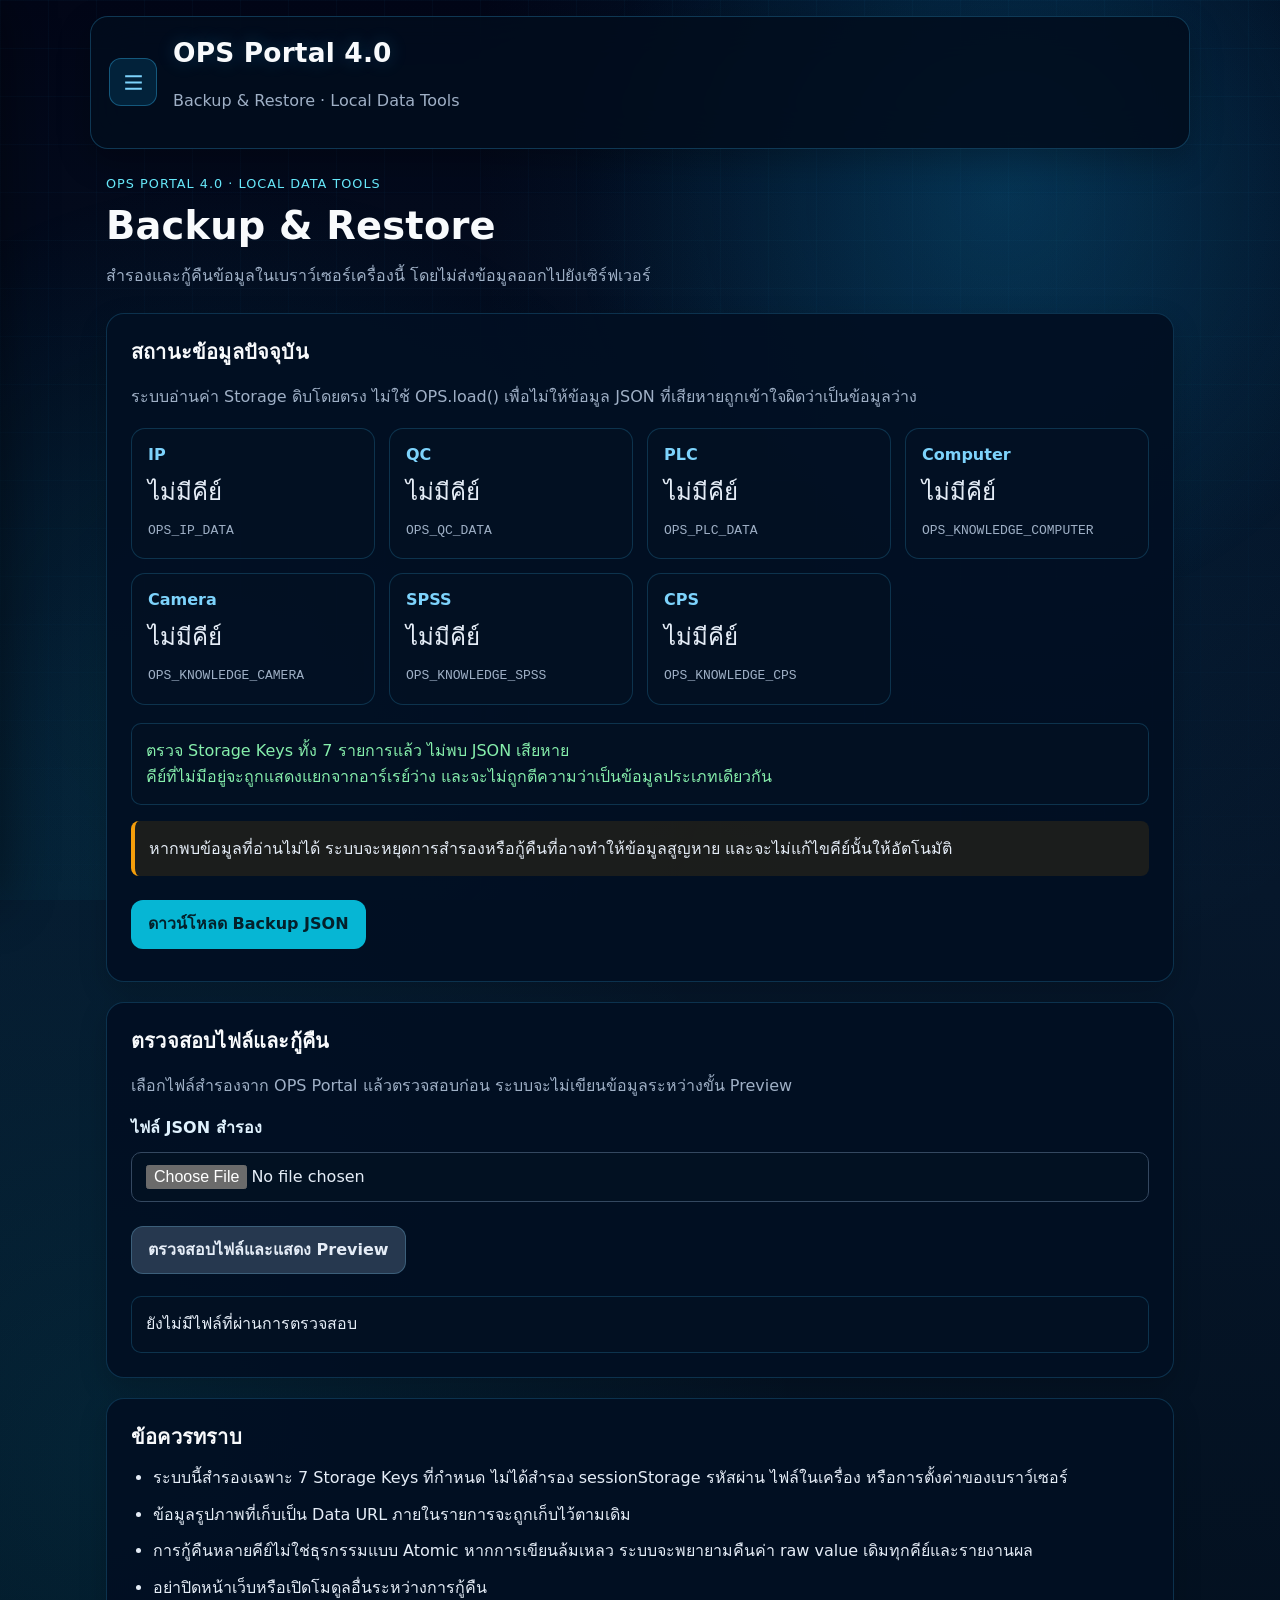
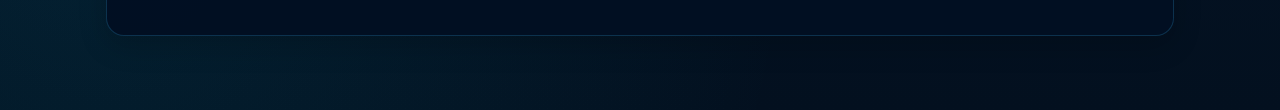
<file: backup.html>
<!DOCTYPE html>
<html lang="th">
<head>
  <meta charset="UTF-8">
  <meta name="viewport" content="width=device-width, initial-scale=1.0">
  <meta name="color-scheme" content="dark">
  <title>OPS Portal 4.0 | Backup &amp; Restore</title>
  <link rel="stylesheet" href="./components/style.css">
  <style>
    /* BACKUP PAGE — ISOLATED LAYOUT */
    .br-page,
    .br-page * {
      box-sizing: border-box;
    }
    .br-page {
      width: 100%;
      min-width: 0;
      color: #e5edf7;
      overflow-wrap: anywhere;
    }
    .br-page .br-topbar {
      display: flex;
      align-items: center;
      gap: 16px;
      width: calc(100% - 32px);
      max-width: 1100px;
      margin: 16px auto 0;
      padding: 18px;
      border: 1px solid rgba(56,189,248,.2);
      border-radius: 18px;
      background: rgba(3,18,35,.88);
    }
    .br-page .br-menu-btn {
      flex: 0 0 48px;
      width: 48px;
      height: 48px;
      padding: 0;
      display: flex;
      align-items: center;
      justify-content: center;
      border: 1px solid rgba(56,189,248,.35);
      border-radius: 12px;
      background: rgba(14,165,233,.15);
      color: #7dd3fc;
      box-shadow: none;
      transform: none;
    }
    .br-page .br-menu-btn:hover {
      transform: none;
    }
    .br-page .br-menu-btn svg {
      width: 25px;
      height: 25px;
      fill: none;
      stroke: currentColor;
      stroke-width: 2;
    }
    .br-page .br-top-title {
      min-width: 0;
      margin: 0;
      color: #f8fafc;
      font-size: clamp(1.2rem, 4vw, 1.65rem);
      line-height: 1.35;
      overflow-wrap: anywhere;
    }
    .br-page .br-wrap {
      width: 100%;
      max-width: 1100px;
      margin: 0 auto;
      padding: 24px 16px 56px;
    }
    .br-page .br-eyebrow {
      margin: 0 0 8px;
      color: #67e8f9;
      font-size: .8rem;
      letter-spacing: .08em;
    }
    .br-page .br-heading {
      margin: 0 0 12px;
      color: #f8fafc;
      font-size: clamp(1.7rem, 5vw, 2.4rem);
      line-height: 1.25;
      overflow-wrap: anywhere;
    }
    .br-page .br-muted {
      color: #9fb0c6;
      line-height: 1.7;
    }
    .br-page .br-intro {
      margin: 0 0 24px;
    }
    .br-page .br-panel {
      display: block;
      width: 100%;
      min-width: 0;
      margin: 0 0 20px;
      padding: clamp(16px, 3vw, 24px);
      border: 1px solid rgba(56,189,248,.2);
      border-radius: 18px;
      background: rgba(2,15,35,.94);
      box-shadow: 0 10px 28px rgba(0,0,0,.18);
      overflow: hidden;
    }
    .br-page .br-panel h2 {
      margin: 0 0 12px;
      color: #f8fafc;
      font-size: 1.25rem;
      line-height: 1.45;
    }
    .br-page .br-panel h3 {
      margin: 20px 0 12px;
      color: #f8fafc;
      font-size: 1.1rem;
    }
    .br-page .br-panel p {
      line-height: 1.7;
    }
    .br-page .br-grid {
      display: grid;
      grid-template-columns: repeat( auto-fit, minmax(min(100%, 200px), 1fr) );
      gap: 14px;
      width: 100%;
      margin: 18px 0;
    }
    .br-page .br-stat {
      min-width: 0;
      padding: 16px;
      border: 1px solid rgba(56,189,248,.2);
      border-radius: 14px;
      background: rgba(3,18,35,.72);
      overflow-wrap: anywhere;
    }
    .br-page .br-stat strong {
      color: #7dd3fc;
    }
    .br-page .br-stat code,
    .br-page code {
      white-space: normal;
      overflow-wrap: anywhere;
      word-break: break-word;
    }
    .br-page .br-btn {
      display: inline-flex;
      align-items: center;
      justify-content: center;
      max-width: 100%;
      min-height: 46px;
      margin: 8px 8px 8px 0;
      padding: 12px 16px;
      border: 1px solid transparent;
      border-radius: 12px;
      font: inherit;
      font-weight: 700;
      line-height: 1.4;
      text-align: center;
      white-space: normal;
      overflow-wrap: anywhere;
      cursor: pointer;
      box-shadow: none;
      transform: none;
      transition: filter .2s;
    }
    .br-page .br-btn:hover:not(:disabled) {
      filter: brightness(1.12);
      transform: none;
    }
    .br-page .br-primary {
      background: #06b6d4;
      color: #04202a;
    }
    .br-page .br-secondary {
      background: #26384f;
      color: #e5edf7;
      border-color: rgba(125,211,252,.25);
    }
    .br-page .br-danger {
      background: #b91c1c;
      color: #fff;
    }
    .br-page .br-btn:disabled {
      opacity: .45;
      cursor: not-allowed;
    }
    .br-page .br-file {
      display: block;
      width: 100%;
      max-width: 100%;
      min-width: 0;
      margin: 12px 0 16px;
      padding: 12px;
      border: 1px solid #344860 !important;
      border-radius: 10px !important;
      background: rgba(3,18,35,.8) !important;
      color: #e5edf7 !important;
      font: inherit;
    }
    .br-page .br-check {
      flex: 0 0 18px;
      width: 18px !important;
      height: 18px;
      margin: 3px 0 0;
      padding: 0 !important;
      accent-color: #06b6d4;
    }
    .br-page .br-restore-confirm {
      display: flex;
      align-items: flex-start;
      gap: 10px;
      margin: 16px 0;
      line-height: 1.6;
    }
    .br-page .br-status {
      width: 100%;
      min-width: 0;
      margin-top: 14px;
      padding: 14px;
      border: 1px solid rgba(56,189,248,.2);
      border-radius: 10px;
      background: rgba(3,18,35,.8);
      color: #e5edf7;
      white-space: pre-wrap;
      overflow-wrap: anywhere;
      line-height: 1.65;
    }
    .br-page .br-good {
      color: #86efac;
    }
    .br-page .br-bad {
      color: #fca5a5;
    }
    .br-page .br-warning {
      margin: 16px 0;
      padding: 14px;
      border-left: 4px solid #f59e0b;
      border-radius: 8px;
      background: rgba(120,77,8,.22);
      line-height: 1.7;
      overflow-wrap: anywhere;
    }
    .br-page .br-table-wrap {
      width: 100%;
      max-width: 100%;
      margin-top: 12px;
      overflow-x: auto;
      -webkit-overflow-scrolling: touch;
      border: 1px solid rgba(125,211,252,.15);
      border-radius: 10px;
    }
    /* Override global table/tr/td styles only inside Backup. */
    .br-page .br-table-wrap table {
      width: 100%;
      min-width: 560px;
      margin: 0;
      border-collapse: collapse;
      border-spacing: 0;
      table-layout: auto;
    }
    .br-page .br-table-wrap thead,
    .br-page .br-table-wrap tbody,
    .br-page .br-table-wrap tr {
      background: transparent;
    }
    .br-page .br-table-wrap th,
    .br-page .br-table-wrap td {
      position: static;
      padding: 12px;
      border: 0;
      border-bottom: 1px solid rgba(125,211,252,.15);
      border-radius: 0;
      text-align: left;
      vertical-align: top;
      line-height: 1.5;
      overflow-wrap: anywhere;
    }
    .br-page .br-table-wrap th {
      background: rgba(14,165,233,.12);
      color: #7dd3fc !important;
    }
    .br-page .br-table-wrap td {
      color: #e2e8f0 !important;
    }
    .br-page .br-notes {
      margin: 0;
      padding-left: 22px;
      line-height: 1.8;
    }
    .br-page .br-notes li {
      margin: 8px 0;
      overflow-wrap: anywhere;
    }
    .br-page [hidden] {
      display: none !important;
    }
    @media (max-width: 600px) {
      .br-page .br-topbar {
        width: calc(100% - 20px);
        gap: 12px;
        margin-top: 10px;
        padding: 12px;
      }
      .br-page .br-wrap {
        padding: 20px 10px 40px;
      }
      .br-page .br-panel {
        padding: 16px;
        margin-bottom: 14px;
      }
      .br-page .br-btn {
        width: 100%;
        margin: 8px 0;
      }
      .br-page .br-grid {
        grid-template-columns: minmax(0, 1fr);
      }
    }
    @media (prefers-reduced-motion: reduce) {
      .br-page .br-btn {
        transition: none;
      }
    }
  </style>
</head>
<body>
  <div id="sidebar-container"></div>
  <div class="br-page">
    <header class="br-topbar">
      <button
        id="menu-open"
        class="br-menu-btn"
        type="button"
        aria-label="เปิดเมนู"
        aria-controls="sidebar"
      >
        <svg viewBox="0 0 24 24" aria-hidden="true">
          <path d="M4 6h16M4 12h16M4 18h16"></path>
        </svg>
      </button>
      <div>
        <h1 class="br-top-title">OPS Portal 4.0</h1>
        <p class="br-muted">Backup &amp; Restore · Local Data Tools</p>
      </div>
    </header>
    <main class="br-wrap">
      <p class="br-eyebrow">OPS PORTAL 4.0 · LOCAL DATA TOOLS</p>
      <h1 class="br-heading">Backup &amp; Restore</h1>
      <p class="br-muted br-intro">
        สำรองและกู้คืนข้อมูลในเบราว์เซอร์เครื่องนี้ โดยไม่ส่งข้อมูลออกไปยังเซิร์ฟเวอร์
      </p>
      <section class="br-panel">
        <h2>สถานะข้อมูลปัจจุบัน</h2>
        <p class="br-muted">
          ระบบอ่านค่า Storage ดิบโดยตรง ไม่ใช้ OPS.load()
          เพื่อไม่ให้ข้อมูล JSON ที่เสียหายถูกเข้าใจผิดว่าเป็นข้อมูลว่าง
        </p>
        <div id="current-summary" class="br-grid"></div>
        <div
          id="current-status"
          class="br-status"
          role="status"
          aria-live="polite"
        >กำลังตรวจสอบข้อมูล...</div>
        <div class="br-warning">
          หากพบข้อมูลที่อ่านไม่ได้ ระบบจะหยุดการสำรองหรือกู้คืนที่อาจทำให้ข้อมูลสูญหาย
          และจะไม่แก้ไขคีย์นั้นให้อัตโนมัติ
        </div>
        <button id="export-btn" class="br-btn br-primary" type="button">
          ดาวน์โหลด Backup JSON
        </button>
      </section>
      <section class="br-panel">
        <h2>ตรวจสอบไฟล์และกู้คืน</h2>
        <p class="br-muted">
          เลือกไฟล์สำรองจาก OPS Portal แล้วตรวจสอบก่อน
          ระบบจะไม่เขียนข้อมูลระหว่างขั้น Preview
        </p>
        <label for="backup-file">ไฟล์ JSON สำรอง</label>
        <input
          id="backup-file"
          class="br-file"
          type="file"
          accept=".json,application/json"
        >
        <button id="validate-btn" class="br-btn br-secondary" type="button">
          ตรวจสอบไฟล์และแสดง Preview
        </button>
        <div id="preview" hidden>
          <h3>Preview ก่อนกู้คืน</h3>
          <div id="preview-summary"></div>
          <div class="br-warning">
            การกู้คืนจะแทนที่ข้อมูลใน Storage Keys ทั้ง 7 รายการด้วยข้อมูลจากไฟล์
            หลังจากดาวน์โหลดสำเนาข้อมูลปัจจุบันและยืนยันอีกครั้ง
          </div>
          <label for="confirm-restore" class="br-restore-confirm">
            <input id="confirm-restore" class="br-check" type="checkbox">
            <span>
              ฉันตรวจสอบ Preview แล้ว เข้าใจว่าข้อมูลปัจจุบันจะถูกแทนที่
              และต้องการดำเนินการต่อ
            </span>
          </label>
          <button
            id="restore-btn"
            class="br-btn br-danger"
            type="button"
            disabled
          >
            สำรองข้อมูลปัจจุบันและเริ่มกู้คืน
          </button>
        </div>
        <div
          id="restore-status"
          class="br-status"
          role="status"
          aria-live="polite"
        >ยังไม่มีไฟล์ที่ผ่านการตรวจสอบ</div>
      </section>
      <section class="br-panel">
        <h2>ข้อควรทราบ</h2>
        <ul class="br-notes">
          <li>
            ระบบนี้สำรองเฉพาะ 7 Storage Keys ที่กำหนด
            ไม่ได้สำรอง sessionStorage รหัสผ่าน ไฟล์ในเครื่อง
            หรือการตั้งค่าของเบราว์เซอร์
          </li>
          <li>
            ข้อมูลรูปภาพที่เก็บเป็น Data URL ภายในรายการจะถูกเก็บไว้ตามเดิม
          </li>
          <li>
            การกู้คืนหลายคีย์ไม่ใช่ธุรกรรมแบบ Atomic
            หากการเขียนล้มเหลว ระบบจะพยายามคืนค่า raw value เดิมทุกคีย์และรายงานผล
          </li>
          <li>อย่าปิดหน้าเว็บหรือเปิดโมดูลอื่นระหว่างการกู้คืน</li>
        </ul>
      </section>
    </main>
  </div>
  <script src="./components/common.js"></script>
  <script src="./components/sidebar.js"></script>
  <script src="./components/ui.js"></script>
  <script src="./backup.js"></script>
  <script>
    /*
      Backup preview table is created by backup.js.
      Wrap it to isolate the global table styles from this page.
    */
    document.addEventListener("DOMContentLoaded", function () {
      const preview = document.getElementById("preview-summary");
      if (!preview) return;
      const observer = new MutationObserver(function () {
        preview.querySelectorAll(":scope > table").forEach(function (table) {
          if (table.parentElement.classList.contains("br-table-wrap")) return;
          const wrapper = document.createElement("div");
          wrapper.className = "br-table-wrap";
          table.parentNode.insertBefore(wrapper, table);
          wrapper.appendChild(table);
        });
      });
      observer.observe(preview, {
        childList: true,
        subtree: true
      });
    });
  </script>
</body>
</html>
</file>
<file: components/style.css>
/* =========================================
   OPS PORTAL V8
   SCI-FI COMMAND CENTER
   Compatible with existing OPS modules
========================================= */

/* ---------- DESIGN TOKENS ---------- */
:root {
    color-scheme: dark;
    --ops-bg: #020817;
    --ops-panel: rgba(5, 20, 40, .88);
    --ops-panel-hover: rgba(8, 32, 58, .96);
    --ops-border: rgba(56, 189, 248, .25);
    --ops-border-bright: rgba(34, 211, 238, .65);
    --ops-cyan: #22d3ee;
    --ops-blue: #38bdf8;
    --ops-text: #e2e8f0;
    --ops-muted: #94a3b8;
    --ops-green: #34d399;
    --ops-amber: #fbbf24;
    --ops-red: #fb7185;
    --ops-radius: 20px;
    --ops-glow: 0 0 28px rgba(34, 211, 238, .12);
}

/* ---------- RESET ---------- */
* {
    box-sizing: border-box;
}

html {
    scroll-behavior: smooth;
    scrollbar-color: #087ca7 #020817;
}

body {
    margin: 0;
    min-height: 100vh;
    overflow-x: hidden;
    font-family: "Noto Sans Thai", "Inter", system-ui, sans-serif;
    color: var(--ops-text);
    background:
        radial-gradient(ellipse at 80% 8%, rgba(14, 165, 233, .14), transparent 38%),
        radial-gradient(ellipse at 8% 85%, rgba(6, 182, 212, .10), transparent 42%),
        linear-gradient(180deg, #020617 0%, #06172b 52%, #03101f 100%);
}

/* ---------- AMBIENT LIGHT ---------- */
body::before {
    content: "";
    position: fixed;
    inset: 0;
    z-index: -2;
    pointer-events: none;
    background:
        radial-gradient(circle at 78% 22%, rgba(14, 165, 233, .16), transparent 35%),
        radial-gradient(circle at 18% 75%, rgba(6, 182, 212, .11), transparent 40%);
    animation: opsAmbient 18s ease-in-out infinite alternate;
}

body::after {
    content: "";
    position: fixed;
    inset: 0;
    z-index: -1;
    pointer-events: none;
    background-image:
        linear-gradient(rgba(56, 189, 248, .035) 1px, transparent 1px),
        linear-gradient(90deg, rgba(56, 189, 248, .035) 1px, transparent 1px);
    background-size: 48px 48px;
    mask-image: linear-gradient(to bottom, black, rgba(0, 0, 0, .25));
    animation: opsGrid 40s linear infinite;
}

@keyframes opsAmbient {
    from { transform: translate3d(0, 0, 0); }
    to { transform: translate3d(-18px, 12px, 0); }
}

@keyframes opsGrid {
    from { background-position: 0 0; }
    to { background-position: 48px 48px; }
}

@keyframes opsEnter {
    from { opacity: 0; transform: translateY(12px); }
    to { opacity: 1; transform: translateY(0); }
}

@keyframes opsPulse {
    0%, 100% { box-shadow: 0 0 0 0 rgba(34, 211, 238, .12); }
    50% { box-shadow: 0 0 0 5px rgba(34, 211, 238, 0); }
}

@keyframes opsScan {
    from { transform: translateX(-130%); }
    to { transform: translateX(220%); }
}

/* ---------- PAGE ---------- */
main {
    min-width: 0;
    animation: opsEnter .45s ease both;
}

section,
article {
    min-width: 0;
}

h1, h2, h3, h4, h5, h6 {
    color: #f1faff;
    letter-spacing: .2px;
    text-wrap: balance;
}

p {
    color: #cbd5e1;
    line-height: 1.65;
}

a {
    color: #7dd3fc;
    text-decoration-color: rgba(125, 211, 252, .35);
    transition: color .2s ease, text-decoration-color .2s ease;
}

a:hover {
    color: #a5f3fc;
    text-decoration-color: currentColor;
}

::selection {
    color: #031525;
    background: #67e8f9;
}

.text-slate-300 { color: #cbd5e1 !important; }
.text-slate-400 { color: #94a3b8 !important; }
.text-gray-500 { color: #94a3b8 !important; }
.text-gray-400 { color: #7dd3fc !important; }

/* ---------- GLASS PANELS ---------- */
.glass-panel {
    background: var(--ops-panel);
    backdrop-filter: blur(18px);
    -webkit-backdrop-filter: blur(18px);
    border: 1px solid var(--ops-border);
    border-radius: var(--ops-radius);
    box-shadow: 0 18px 48px rgba(0, 0, 0, .26), var(--ops-glow);
}

/* ---------- MODULE CARDS ---------- */
.ops-card {
    position: relative;
    isolation: isolate;
    overflow: hidden;
    min-width: 0;
    padding: 24px;
    border: 1px solid var(--ops-border);
    border-radius: 22px;
    background:
        linear-gradient(145deg, rgba(9, 30, 54, .94), rgba(3, 15, 31, .92));
    backdrop-filter: blur(16px);
    -webkit-backdrop-filter: blur(16px);
    box-shadow: 0 14px 36px rgba(0, 0, 0, .24);
    transition: border-color .25s ease, box-shadow .25s ease,
                background .25s ease, transform .25s ease;
}

.ops-card::before {
    content: "";
    position: absolute;
    z-index: -1;
    width: 200px;
    height: 200px;
    top: -110px;
    right: -85px;
    pointer-events: none;
    background: radial-gradient(circle, rgba(14, 165, 233, .20), transparent 70%);
    filter: blur(18px);
}

.ops-card:hover {
    border-color: var(--ops-border-bright);
    background: var(--ops-panel-hover);
    box-shadow: 0 18px 42px rgba(0, 0, 0, .3), 0 0 24px rgba(34, 211, 238, .10);
    transform: translateY(-3px);
}

.ops-card h3 {
    font-size: 1.08rem;
    line-height: 1.5;
}

.ops-card p {
    font-size: .94rem;
}

/* ---------- ICONS ---------- */
.icon-box {
    display: flex;
    align-items: center;
    justify-content: center;
    flex-shrink: 0;
    width: 52px;
    height: 52px;
    margin-bottom: 12px;
    overflow: hidden;
    border: 1px solid rgba(56, 189, 248, .28);
    border-radius: 16px;
    color: var(--ops-cyan);
    background: rgba(14, 165, 233, .12);
    box-shadow: inset 0 0 18px rgba(56, 189, 248, .04);
    transition: transform .25s ease, box-shadow .25s ease;
}

.icon-box svg {
    width: 26px;
    height: 26px;
    fill: none !important;
    stroke: currentColor !important;
    stroke-width: 2;
    filter: drop-shadow(0 0 5px rgba(34, 211, 238, .35));
    animation: none;
}

.icon-box svg path {
    stroke: currentColor;
}

.ops-card:hover .icon-box {
    transform: scale(1.05);
    box-shadow: 0 0 18px rgba(34, 211, 238, .13);
}

/* ---------- HEADER ---------- */
header {
    position: relative;
    margin: 15px 24px;
    border: 1px solid var(--ops-border) !important;
    border-radius: 22px;
    background: rgba(2, 13, 29, .88) !important;
    backdrop-filter: blur(20px);
    -webkit-backdrop-filter: blur(20px);
    box-shadow: 0 12px 32px rgba(0, 0, 0, .25);
}

header h1 {
    color: #f0f9ff;
    text-shadow: 0 0 18px rgba(56, 189, 248, .24);
}

/* ---------- HERO ---------- */
.hero-panel {
    position: relative;
    isolation: isolate;
    overflow: hidden;
    border: 1px solid rgba(56, 189, 248, .32);
    border-radius: 26px;
    background:
        radial-gradient(ellipse at 88% 15%, rgba(34, 211, 238, .18), transparent 40%),
        linear-gradient(135deg, rgba(3, 64, 105, .95), rgba(2, 24, 48, .97));
    box-shadow: 0 20px 48px rgba(0, 0, 0, .28), inset 0 1px 0 rgba(255, 255, 255, .035);
}

.hero-panel::after {
    content: "";
    position: absolute;
    top: 0;
    bottom: 0;
    left: 0;
    width: 24%;
    pointer-events: none;
    background: linear-gradient(90deg, transparent, rgba(125, 211, 252, .055), transparent);
    animation: opsScan 9s ease-in-out infinite;
}

.hero-panel h1,
.hero-panel h2,
.hero-panel h3 {
    color: #fff;
}

/* ---------- BUTTONS ---------- */
button,
.btn {
    border-radius: 12px;
    cursor: pointer;
    transition: background .2s ease, border-color .2s ease,
                box-shadow .2s ease, transform .2s ease;
}

button:hover,
.btn:hover {
    transform: translateY(-2px);
}

button:active,
.btn:active {
    transform: translateY(0);
}

button:disabled,
.btn:disabled {
    cursor: not-allowed;
    opacity: .55;
    transform: none;
}

.dashboard-btn {
    border: 1px solid rgba(125, 211, 252, .42);
    color: #fff !important;
    background: linear-gradient(135deg, #0284c7, #075985) !important;
    box-shadow: 0 5px 18px rgba(14, 165, 233, .13);
}

.dashboard-btn:hover {
    border-color: rgba(165, 243, 252, .75);
    box-shadow: 0 7px 22px rgba(14, 165, 233, .23);
}

/* ---------- FORMS ---------- */
input,
textarea,
select {
    width: 100%;
    max-width: 100%;
    border: 1px solid #7dd3fc !important;
    border-radius: 12px !important;
    padding: 12px 14px !important;
    color: #0f172a !important;
    background: #f8fafc !important;
}

input::placeholder,
textarea::placeholder {
    color: #64748b !important;
}

input:focus,
textarea:focus,
select:focus {
    outline: 3px solid rgba(34, 211, 238, .22);
    outline-offset: 1px;
}

label {
    color: #e0f2fe !important;
    font-weight: 600;
}

/* ---------- SIDEBAR ---------- */
.sidebar-future {
    border-right: 1px solid var(--ops-border);
    background: rgba(2, 13, 29, .97);
    backdrop-filter: blur(24px);
    -webkit-backdrop-filter: blur(24px);
    box-shadow: 12px 0 40px rgba(0, 0, 0, .28);
}

.sidebar-logo {
    color: #f0f9ff;
    text-shadow: 0 0 18px rgba(56, 189, 248, .36);
}

.sidebar-desc {
    color: var(--ops-muted);
}

.menu-link {
    display: flex;
    align-items: center;
    gap: 14px;
    min-height: 46px;
    border-radius: 12px;
    color: #dbeafe;
    transition: color .2s ease, background .2s ease, border-color .2s ease;
}

.menu-link:hover {
    color: #a5f3fc;
    background: rgba(14, 165, 233, .13);
}

.menu-link svg {
    width: 22px;
    height: 22px;
    fill: none !important;
    stroke: #38bdf8 !important;
}

.menu-link svg path {
    stroke: currentColor;
}

.sub-link {
    color: #bfdbfe;
    border-radius: 10px;
    transition: color .2s ease, background .2s ease;
}

.sub-link:hover {
    color: #a5f3fc;
    background: rgba(14, 165, 233, .12);
}

.menu-active {
    color: #a5f3fc !important;
    background: rgba(14, 165, 233, .17);
    border-left: 3px solid var(--ops-cyan);
}

/* ---------- KNOWLEDGE SUBMENU ---------- */
#knowledge-menu {
    display: flex;
    flex-direction: column;
    gap: 8px;
    margin-top: 8px;
    padding-left: 12px;
    max-height: 0;
    overflow: hidden;
    opacity: 0;
    transition: max-height .35s ease, opacity .25s ease;
}

#knowledge-menu:not(.hidden) {
    max-height: 300px;
    opacity: 1;
}

.sub-link {
    animation: opsEnter .3s ease both;
}

/* ---------- TABLES ---------- */
table {
    width: 100%;
    border-collapse: separate;
    border-spacing: 0 8px;
}

tr {
    background: rgba(3, 18, 35, .8);
}

th {
    color: #7dd3fc !important;
}

td {
    color: #e2e8f0 !important;
}

/* ---------- STATUS ---------- */
.status-online {
    color: #67e8f9;
    animation: opsPulse 2.5s ease-in-out infinite;
}

.status-warning {
    color: var(--ops-amber);
}

.status-error {
    color: var(--ops-red);
}

/* ---------- ACCESSIBILITY ---------- */
:focus-visible {
    outline: 2px solid #67e8f9;
    outline-offset: 3px;
}

@media (hover: none) {
    .ops-card:hover,
    .menu-link:hover,
    button:hover,
    .btn:hover {
        transform: none;
    }
}

/* ---------- SCROLLBAR ---------- */
::-webkit-scrollbar {
    width: 8px;
    height: 8px;
}

::-webkit-scrollbar-track {
    background: #020817;
}

::-webkit-scrollbar-thumb {
    border: 2px solid #020817;
    border-radius: 10px;
    background: linear-gradient(#0369a1, #22d3ee);
}

/* ---------- MOBILE ---------- */
@media (max-width: 768px) {
    header {
        margin: 10px;
        border-radius: 17px;
    }

    .ops-card {
        padding: 18px;
        border-radius: 18px;
    }

    .icon-box {
        width: 46px;
        height: 46px;
    }

    .icon-box svg {
        width: 22px;
        height: 22px;
    }

    .hero-panel {
        border-radius: 20px;
    }

    body::after {
        background-size: 36px 36px;
    }
}

@media (max-width: 420px) {
    .ops-card {
        padding: 15px;
    }

    h1 {
        overflow-wrap: anywhere;
    }
}

/* ---------- REDUCED MOTION ---------- */
@media (prefers-reduced-motion: reduce) {
    *,
    *::before,
    *::after {
        scroll-behavior: auto !important;
        animation-duration: .01ms !important;
        animation-iteration-count: 1 !important;
        transition-duration: .01ms !important;
    }
}
</file>
